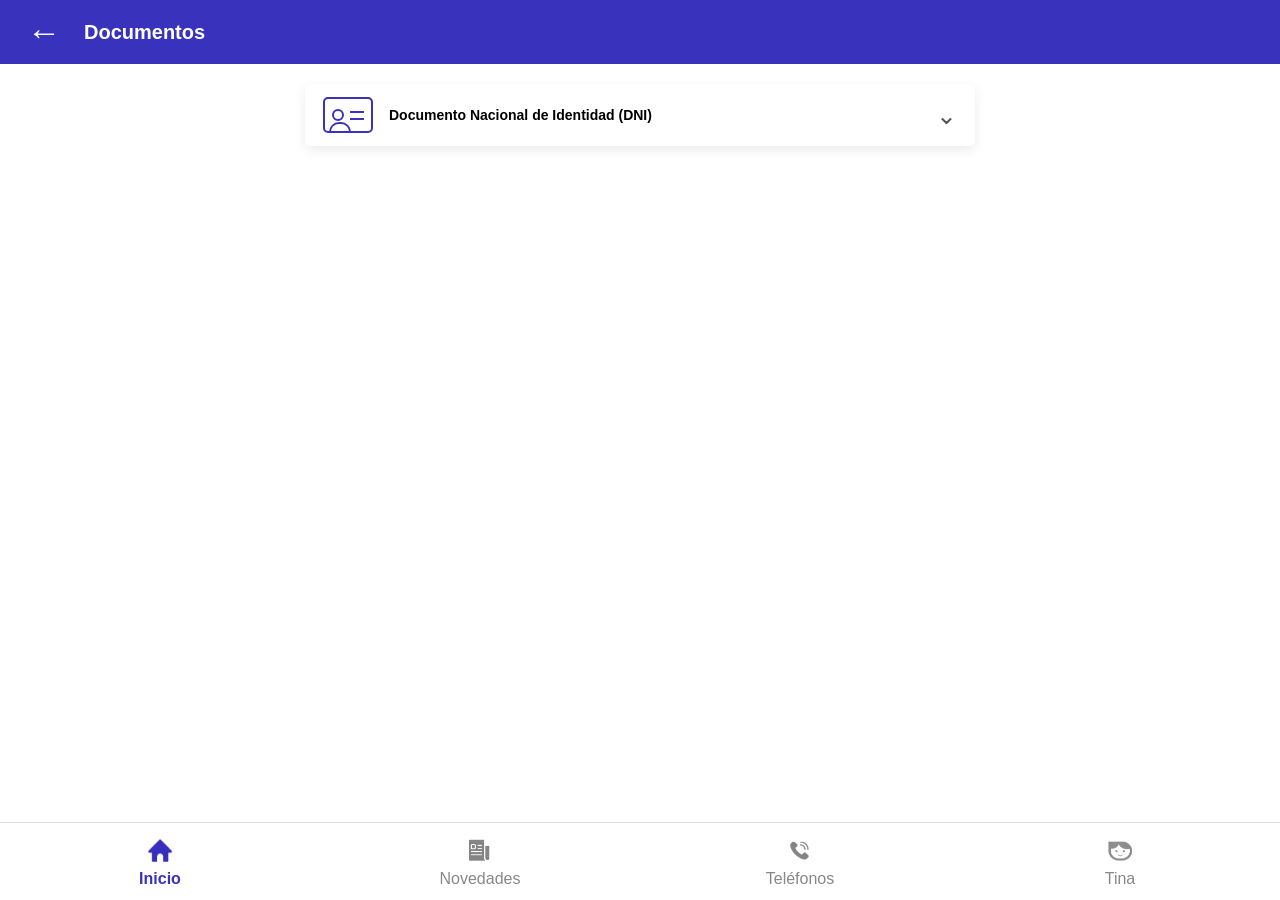
<file: index.html>
<!DOCTYPE html>
<html lang="es">
<head>
    <meta charset="UTF-8">
    <meta name="viewport" content="width=device-width, initial-scale=1.0">

    <title>Mi Argentina</title>

    <link rel="stylesheet" href="style.css">
    <link rel="icon" href="unnamed.ico">
</head>

<body>

    <div class="app">

        <!-- ENCABEZADO -->
        <header class="header">

            <button class="back-button" aria-label="Volver">
                <span>←</span>
            </button>

            <h1>Documentos</h1>

        </header>


        <main class="content">

            <!-- DOCUMENTO DNI -->
            <section class="document-card">

                <button class="document-header" id="dniButton">

                    <div class="document-title">

                        <div class="document-icon">
                            <div class="person-icon"></div>
                            <div class="lines">
                                <span></span>
                                <span></span>
                            </div>
                        </div>

                        <span>Documento Nacional de Identidad (DNI)</span>

                    </div>

                    <span class="arrow" id="dniArrow">⌄</span>

                </button>


                <!-- CONTENIDO QUE SE ABRE -->
                <div class="document-content" id="dniContent">

                    <div class="information">

                        <div class="info-column">

                            <div class="info-item">
                                <span class="label">Documento</span>
                                <span class="value">[Documento]</span>
                            </div>

                            <div class="info-item">
                                <span class="label">Nombre</span>
                                <span class="value">[Nombre]</span>
                            </div>

                        </div>


                        <div class="info-column">

                            <div class="info-item">
                                <span class="label">Fecha de vencimiento</span>
                                <span class="value">23/09/2039</span>
                            </div>

                            <div class="info-item">
                                <span class="label">Apellido</span>
                                <span class="value">[Apellido]</span>
                            </div>

                        </div>

                    </div>


                    <a class="demo-button" href="documento/digital.html">
                        Ver documento digital
                    </a>

                    

                </div>

            </section>


            <!-- LICENCIA -->
            

                <div class="document-content" id="licenseContent">

                    <div class="license-info">

                        <span class="label">Estado</span>
                        <span class="value">Documento ficticio</span>

                    </div>

                    <div class="demo-warning">
                        DEMO — Sin validez oficial
                    </div>

                </div>

            </section>

        </main>

    </div>

    <!-- BARRA INFERIOR -->
    <nav class="bottom-nav">

      <nav class="bottom-nav">

    <a href="../digital.html" class="nav-item active">
        <img src="inicio.png" alt="Inicio">
        <span>Inicio</span>
            </a>

            <a href="#" class="nav-item">
                <img src="novedades.png" alt="Novedades">
                <span>Novedades</span>
            </a>

            <a href="#" class="nav-item">
                <img src="telefonos.png" alt="Teléfonos">
                <span>Teléfonos</span>
            </a>

            <a href="#" class="nav-item">
                <img src="tina.png" alt="Tina">
                <span>Tina</span>
            </a>

</nav>

    </nav>
    <script src="script.js"></script>

</body>
</html>
</file>
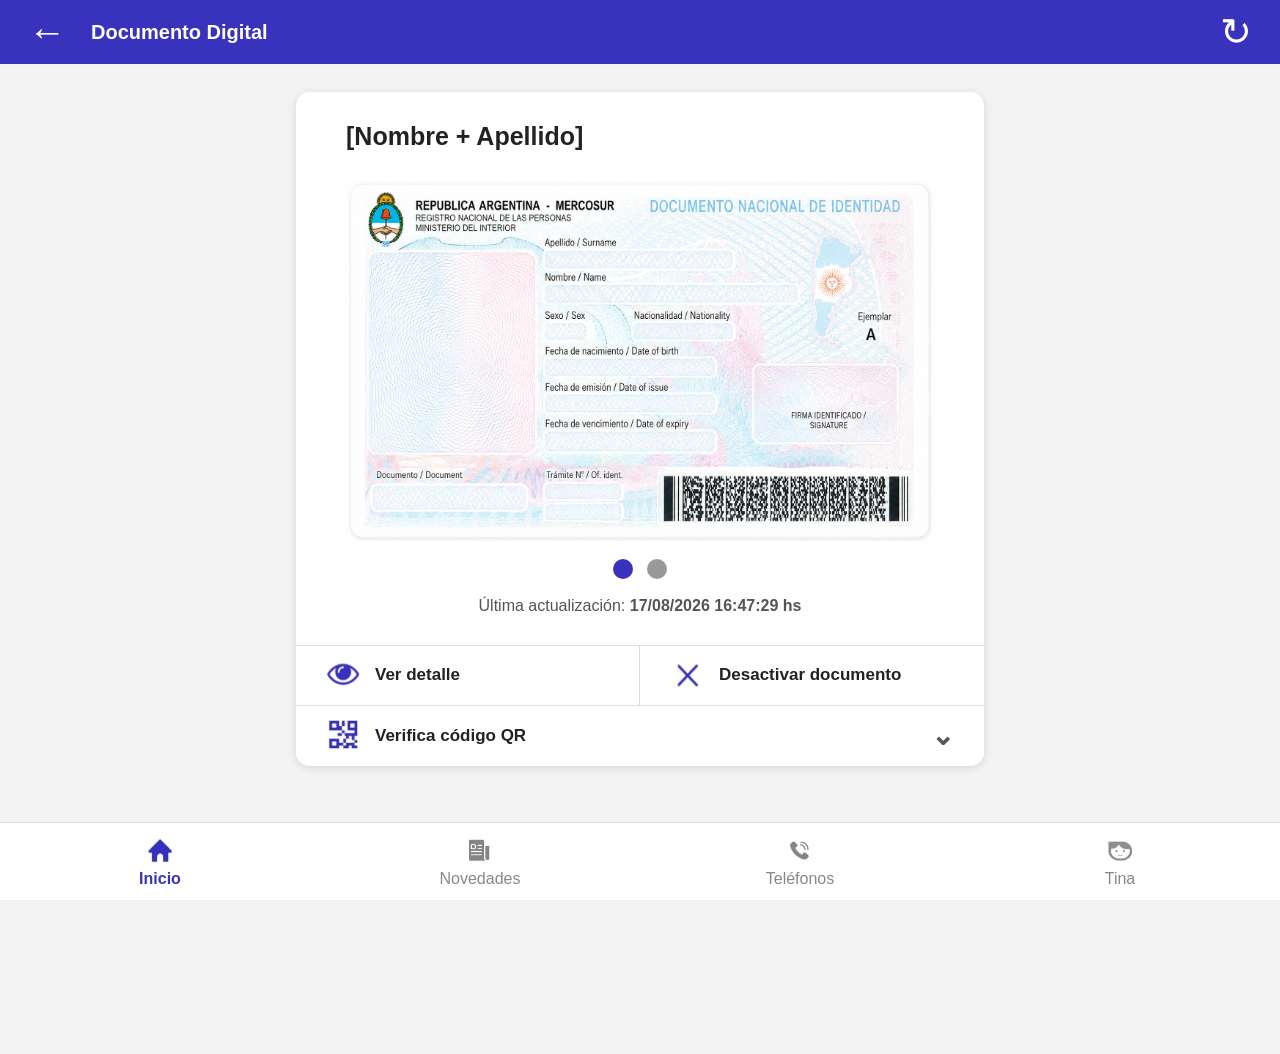
<file: documento/digital.html>
<!DOCTYPE html>
<html lang="es">
<head>
    <meta charset="UTF-8">
    <meta name="viewport" content="width=device-width, initial-scale=1.0">

    <title>Mi Argentina</title>

    <link rel="stylesheet" href="digital.css">
        <link rel="icon" href="../unnamed.ico">
</head>

<body>

    <!-- BARRA SUPERIOR -->
    <header class="top-bar">

        <a href="../index.html" class="back-button">
            ←
        </a>

        <h1>Documento Digital</h1>

        <span class="refresh">↻</span>

    </header>


    <!-- CONTENIDO -->
    <main class="container">

        <section class="document-card">

            <!-- NOMBRE -->
            <h2>[Nombre + Apellido]</h2>


            <!-- DOCUMENTO -->
           <div class="document-container">

    <div class="document-flip" id="documentFlip">

        <div class="document-face document-front">
            <img
                src="documento1.png"
                alt="Documento de demostración"
            >
        </div>

        <div class="document-face document-back">
            <img
                src="documento2.png"
                alt="Documento de demostración - reverso"
            >
        </div>

    </div>

</div>


            <!-- ACTUALIZACIÓN -->
           <div class="update">

    <div class="status-dots">

        <span class="dot dot-blue"></span>

        <span class="dot dot-gray"></span>

    </div>

    <div class="update-text">
        Última actualización:
        <strong>17/08/2026 16:47:29 hs</strong>
    </div>

</div>

            <!-- BOTONES -->
            <div class="buttons">


                <!-- BOTÓN 1 -->
                <a href="../detalle/detalle.html" class="option-button">

    <span class="button-icon eye">
        <img src="ojo.png" alt="">
    </span>

    <span>Ver detalle</span>

</a>


                <!-- BOTÓN 2 -->
               <button type="button" class="option-button">

    <span class="button-icon close">
        <img src="cruz.png" alt="Desactivar documento">
    </span>

    <span>Desactivar documento</span>

</button>


                <!-- BOTÓN 3 -->
             <button
    type="button"
    class="option-button full"
    id="qrButton"
>
    <span class="button-icon qr">
        <img src="qr-icon.png" alt="Verificación QR">
    </span>

    <span>Verifica código QR</span>

    <span class="arrow">⌄</span>
</button>


<!-- CONTENIDO DESPLEGABLE -->
<div class="qr-content" id="qrContent">

    <div class="qr-image-container">

        <img
            src="qr.png"
            class="qr-image"
            alt="Código QR"
        >

    </div>

</div>


            <!-- DETALLE OCULTO -->
            <div
                class="details"
                id="details"
            >

                <div class="detail-row">
                    <span>Estado</span>
                    <strong>Activo</strong>
                </div>

                <div class="detail-row">
                    <span>Tipo</span>
                    <strong>Documento de demostración</strong>
                </div>

                <div class="detail-row">
                    <span>Identificador</span>
                    <strong>DEMO-000000</strong>
                </div>

            </div>


            <!-- QR / IMAGEN DE DEMOSTRACIÓN -->
            <div
                class="qr-content"
                id="qrContent"
            >

                <div class="qr-placeholder">

                    <span>
                        Espacio para imagen de demostración
                    </span>

                </div>

            </div>

        </section>

    </main>


       <!-- BARRA INFERIOR -->
    <nav class="bottom-nav">

      <nav class="bottom-nav">

    <a href="digital.html" class="nav-item active">
        <img src="../inicio.png" alt="Inicio">
        <span>Inicio</span>
            </a>

            <a href="#" class="nav-item">
                <img src="../novedades.png" alt="Novedades">
                <span>Novedades</span>
            </a>

            <a href="#" class="nav-item">
                <img src="../telefonos.png" alt="Teléfonos">
                <span>Teléfonos</span>
            </a>

            <a href="#" class="nav-item">
                <img src="../tina.png" alt="Tina">
                <span>Tina</span>
            </a>

</nav>

    <script src="digital.js"></script>


 


</body>
</html>
</file>
<file: style.css>
* {
    box-sizing: border-box;
    margin: 0;
    padding: 0;
}

body {
    font-family: Arial, Helvetica, sans-serif;
    background: #ffffff;
    color: #171717;
}


/* CONTENEDOR PRINCIPAL */

.app {
    width: 100%;
    min-height: 100vh;
}


/* HEADER */

.header {
    height: 64px;
    background: #3932bd;
    color: white;

    display: flex;
    align-items: center;

    padding: 0 24px;
}

.header h1 {
    font-size: 20px;
    font-weight: 700;
}


/* BOTÓN VOLVER */

.back-button {
    width: 40px;
    height: 40px;

    margin-right: 20px;

    border: none;
    background: transparent;

    color: white;

    cursor: pointer;

    display: flex;
    align-items: center;
    justify-content: center;
}

.back-button span {
    font-size: 34px;
    line-height: 1;
    font-weight: 300;
}


/* CONTENIDO */

.content {
    width: min(690px, 100%);
    margin: 20px auto;

    padding: 0 10px;
}


/* TARJETAS */

.document-card {
    background: white;

    border-radius: 6px;

    margin-bottom: 20px;

    box-shadow:
        0 4px 12px rgba(0, 0, 0, 0.08);

    overflow: hidden;
}


/* CABECERA DE CADA DOCUMENTO */

.document-header {
    width: 100%;
    min-height: 62px;

    border: none;
    background: white;

    padding: 12px 18px;

    display: flex;
    align-items: center;
    justify-content: space-between;

    cursor: pointer;

    text-align: left;
}

.document-header:hover {
    background: #fafafa;
}


/* TITULO */

.document-title {
    display: flex;
    align-items: center;

    gap: 16px;

    font-size: 14px;
    font-weight: 700;
}


/* FLECHA */

.arrow {
    color: #555;
    font-size: 25px;

    transition: transform 0.3s ease;
}

.document-header.active .arrow {
    transform: rotate(180deg);
}


/* ICONO DNI */

.document-icon {
    width: 50px;
    height: 36px;

    border: 2px solid #3932bd;
    border-radius: 5px;

    position: relative;

    display: flex;
    align-items: center;
}


.person-icon {
    width: 12px;
    height: 12px;

    border: 2px solid #3932bd;
    border-radius: 50%;

    margin-left: 7px;

    position: relative;
}

.person-icon::after {
    content: "";

    position: absolute;

    width: 18px;
    height: 9px;

    border: 2px solid #3932bd;
    border-radius: 10px 10px 0 0;

    border-bottom: 0;

    left: -5px;
    top: 11px;
}


.lines {
    margin-left: 6px;

    display: flex;
    flex-direction: column;

    gap: 5px;
}

.lines span {
    width: 14px;
    height: 2px;

    background: #3932bd;
}


/* ICONO LICENCIA */

.license-icon {
    width: 50px;
    height: 36px;

    border: 2px solid #3932bd;
    border-radius: 5px;

    display: flex;
    align-items: center;
    justify-content: center;

    font-size: 18px;
}


/* CONTENIDO DESPLEGABLE */

.document-content {
    max-height: 0;
    overflow: hidden;

    opacity: 0;

    border-top: 0 solid #ddd;

    transition:
        max-height 0.35s ease,
        opacity 0.25s ease,
        padding 0.35s ease,
        border-top 0.35s ease;

    padding: 0 16px;
}


/* ESTADO ABIERTO */

.document-content.open {
    max-height: 400px;

    opacity: 1;

    padding: 30px 16px 16px;

    border-top: 1px solid #d5d5d5;
}


/* INFORMACIÓN */

.information {
    display: grid;
    grid-template-columns: 1fr 1fr;

    gap: 30px;

    margin-bottom: 24px;
}

.info-column {
    display: flex;
    flex-direction: column;

    gap: 26px;
}

.info-item {
    display: flex;
    flex-direction: column;

    gap: 4px;
}

.label {
    color: #777;

    font-size: 13px;
}

.value {
    color: #171717;

    font-size: 15px;
    font-weight: 700;
}


/* BOTÓN */

.demo-button {
    width: 100%;
    height: 48px;

    display: flex;
    align-items: center;
    justify-content: center;

    background: #3932bd;
    color: #ffffff;

    border: none;
    border-radius: 25px;

    font-family: Arial, Helvetica, sans-serif;
    font-size: 15px;
    font-weight: 700;

    text-decoration: none;

    cursor: pointer;

    transition:
        background 0.2s ease,
        transform 0.1s ease;
}

.demo-button:hover {
    background: #3029a7;
}

.demo-button:active {
    transform: scale(0.98);
}
.demo-button:hover {
    background: #3029a8;
}


/* AVISO DEMO */

.demo-warning {
    text-align: center;

    margin-top: 12px;

    font-size: 11px;

    color: #777;
}


/* LICENCIA */

.license-info {
    display: flex;
    flex-direction: column;

    gap: 5px;

    margin-bottom: 20px;
}


/* RESPONSIVE */

@media (max-width: 600px) {

    .header {
        height: 60px;
        padding: 0 16px;
    }

    .header h1 {
        font-size: 18px;
    }

    .content {
        margin-top: 15px;
        padding: 0 8px;
    }

    .document-title {
        font-size: 13px;
        gap: 12px;
    }

    .document-icon,
    .license-icon {
        width: 44px;
        height: 32px;
    }

    .information {
        grid-template-columns: 1fr 1fr;
        gap: 15px;
    }
}

/* =========================
   BARRA INFERIOR
========================= */

.bottom-nav {
    position: fixed;

    left: 0;
    bottom: 0;

    width: 100%;
    height: 78px;

    background: white;

    border-top: 1px solid #ddd;

    display: grid;
    grid-template-columns: repeat(4, 1fr);

    z-index: 200;
}

.nav-item {
    min-width: 0;

    display: flex;
    flex-direction: column;

    justify-content: center;
    align-items: center;

    gap: 4px;

    text-decoration: none;

    color: #888;

    font-size: 16px;
}

.nav-item img {
    width: 30px;
    height: 30px;

    object-fit: contain;

    display: block;
}

.nav-item span {
    line-height: 1;
}

.nav-item.active {
    color: #3932bd;
    font-weight: 600;
}
</file>
<file: documento/digital.css>
* {
    box-sizing: border-box;
    margin: 0;
    padding: 0;
}

html,
body {
    width: 100%;
    min-height: 100%;
}

body {
    font-family: Arial, Helvetica, sans-serif;

    background: #f3f3f3;

    color: #222;

    overflow-x: hidden;
}


/* =========================
   BARRA SUPERIOR
========================= */

.top-bar {
    width: 100%;
    height: 64px;

    background: #3932bd;

    color: white;

    display: flex;
    align-items: center;

    padding: 0 28px;

    gap: 25px;
}

.top-bar h1 {
    font-size: 20px;
    font-weight: 700;
}

.back-button {
    color: white;
    text-decoration: none;

    font-size: 38px;
    line-height: 1;

    font-weight: 300;
}

.refresh {
    margin-left: auto;

    font-size: 38px;
}


/* =========================
   CONTENEDOR
========================= */

.container {
    width: 100%;

    max-width: 720px;

    margin: 28px auto;

    padding: 0 16px;
}


/* =========================
   TARJETA
========================= */

.document-card {
    width: 100%;

    background: white;

    border-radius: 14px;

    box-shadow:
        0 2px 10px rgba(0, 0, 0, 0.12);

    overflow: hidden;

    padding-top: 30px;

    margin-bottom: 200px;
}


/* =========================
   TITULO
========================= */

.document-card h2 {
    font-size: 25px;

    margin: 0 50px 30px;

    font-weight: 700;
}


/* =========================
   DOCUMENTO
========================= */

.document-container {
    width: calc(100% - 100px);

    margin: 0 auto;

    display: flex;

    justify-content: center;

    align-items: center;
}

.document-image {
    display: block;

    width: 100%;

    max-width: 100%;

    height: auto;

    object-fit: contain;
}





/* =========================
   BOLITAS
========================= */

.status-dots {
    display: flex;

    justify-content: center;

    align-items: center;

    gap: 14px;

    margin-bottom: 18px;

    margin-top: 18px;
}

.dot {
    width: 20px;

    height: 20px;

    border-radius: 50%;

    display: block;

    transition:
        background-color 0.4s ease,
        transform 0.4s ease;
}


/* ESTADO NORMAL */

.dot-blue {
    background: #3932bd;
}

.dot-gray {
    background: #999;
}


/* ESTADO INVERTIDO */

.status-dots.inverted .dot-blue {
    background: #999;
}

.status-dots.inverted .dot-gray {
    background: #3932bd;
}
/* =========================
   ACTUALIZACION
========================= */



.update-text {
    color: #555;
    font-size: 16px;
    margin-bottom: 30px;
    text-align: center;
}

/* =========================
   BOTONES
========================= */

.buttons {
    width: 100%;

    display: grid;

    grid-template-columns: 1fr 1fr;

    border-top: 1px solid #ddd;
}


/* LOS 3 BOTONES */

.option-button {
    min-height: 60px;

    background: white;

    border: none;

    border-bottom: 1px solid #ddd;

    display: flex;

    align-items: center;

    gap: 14px;

    padding: 0 30px;

    font-family: inherit;

    font-size: 17px;

    font-weight: 600;

    color: #222;

    cursor: pointer;

    text-align: left;

    text-decoration: none;
    color: #222;
}


/* BOTON 1 */

.option-button:nth-child(1) {
    border-right: 1px solid #ddd;
}


/* BOTON 2 */

.option-button:nth-child(2) {
    border-right: none;
}


/* BOTON 3 OCUPA TODA LA FILA */

.option-button.full {
    grid-column: 1 / -1;

    border-right: none;

    border-bottom: none;

    width: 100%;
}


/* =========================
   ICONOS
========================= */

.button-icon {
    width: 30px;

    min-width: 30px;

    height: 30px;

    display: flex;

    align-items: center;

    justify-content: center;

    color: #3932bd;

    font-size: 29px;

    font-weight: 400;
}

.eye {
    width: 35px;
    min-width: 35px;
    height: 35px;

    display: flex;
    align-items: center;
    justify-content: center;
}

.eye img {
   
    height: 35px;

    display: block;

    object-fit: contain;
}

.close {
    width: 35px;
    min-width: 35px;
    height: 35px;

    display: flex;
    align-items: center;
    justify-content: center;
}

.close img {
    width: 35px;
  

    display: block;

    object-fit: contain;
}

.qr {
    width: 35px;
    min-width: 35px;
    height: 35px;

    display: flex;
    align-items: center;
    justify-content: center;
}

.qr img {
    width: 35px;
    height: 35px;

    display: block;

    object-fit: contain;
}


/* =========================
   FLECHA
========================= */

.arrow {
    margin-left: auto;

    font-size: 28px;

    color: #555;

    transition: transform 0.3s ease;
}

.option-button.active .arrow {
    transform: rotate(180deg);
}


/* =========================
   DETALLES
========================= */

.details {
    display: none;

    padding: 20px 30px;

    border-bottom: 1px solid #ddd;
}

.details.open {
    display: block;
}

.detail-row {
    display: flex;

    justify-content: space-between;

    padding: 10px 0;

    font-size: 14px;
}

.detail-row span {
    color: #777;
}

.detail-row strong {
    font-weight: 600;
}


/* =========================
   QR / CONTENIDO
========================= */

.qr-content {
    display: none;
    padding: 30px 20px;
    border-bottom: 1px solid #ddd;
}

.qr-content.open {
    display: block;
}


.qr-placeholder {
    width: 100%;

    max-width: 320px;

    min-height: 250px;

    margin: 0 auto;

    border: 2px dashed #ddd;

    display: flex;

    align-items: center;

    justify-content: center;

    text-align: center;

    color: #999;

    font-size: 14px;
}


/* =========================
   RESPONSIVE
========================= */

@media (max-width: 600px) {

    .top-bar {
        height: 64px;

        padding: 0 20px;

        gap: 18px;
    }

    .top-bar h1 {
        font-size: 19px;
    }

    .back-button {
        font-size: 34px;
    }

    .refresh {
        font-size: 34px;
    }


    .container {
        margin: 16px auto;

        padding: 0 12px;
    }


    .document-card {
        border-radius: 12px;

        padding-top: 25px;
    }


    .document-card h2 {
        font-size: 21px;

        margin: 0 24px 25px;
    }


    .document-container {
        width: calc(100% - 36px);
    }


    .update {
        font-size: 12px;

        padding: 22px 10px;
    }


    .option-button {
        min-height: 70px;

        padding: 0 20px;

        gap: 10px;

        font-size: 15px;
    }


    .button-icon {
        width: 27px;

        min-width: 27px;

        font-size: 25px;
    }

}

/* =========================
   VERIFICACIÓN QR
========================= */

/* =========================
   QR DESPLEGABLE
========================= */

/* =========================
   CONTENIDO QR
========================= */

.qr-content {
    grid-column: 1 / -1;

    width: 100%;

    height: 0;
    max-height: 0;

    overflow: hidden;

    opacity: 0;

    padding: 0;

    margin: 0;

    border: none;

    transition:
        height 0.4s ease,
        opacity 0.3s ease,
        padding 0.4s ease;
}


/* QR ABIERTO */

.qr-content.open {
    height: 360px;
    max-height: 360px;

    opacity: 1;

    padding: 25px 20px;

    border-top: 1px solid #ddd;
}


/* =========================
   CONTENEDOR DEL QR
========================= */

.qr-image-container {
    width: 100%;

    height: 100%;

    display: flex;

    align-items: center;

    justify-content: center;
}


/* =========================
   IMAGEN QR
========================= */

.qr-image {
    display: block;

    width: 280px;
    height: 280px;

    max-width: 100%;

    object-fit: contain;

    margin: 0 auto;
}
/* =========================
   DOCUMENTO GIRATORIO
========================= */

.document-container {
    width: calc(100% - 100px);

    margin: 0 auto;

    perspective: 1200px;
}


/* CONTENEDOR QUE GIRA */

.document-flip {
    width: 100%;

    position: relative;

    transform-style: preserve-3d;

    transition: transform 0.7s ease;

    cursor: pointer;
}


/* CUANDO GIRA */

.document-flip.flipped {
    transform: rotateY(180deg);
}


/* CARAS */

.document-face {
    width: 100%;

    backface-visibility: hidden;

    -webkit-backface-visibility: hidden;
}


/* IMÁGENES */

.document-face img {
    display: block;

    width: 100%;

    height: auto;

    object-fit: contain;
}


/* PARTE TRASERA */

.document-back {
    position: absolute;

    top: 0;
    left: 0;

    transform: rotateY(180deg);
}





/* =========================
   BARRA INFERIOR
========================= */

.bottom-nav {
    position: fixed;

    left: 0;
    bottom: 0;

    width: 100%;
    height: 78px;

    background: white;

    border-top: 1px solid #ddd;

    display: grid;
    grid-template-columns: repeat(4, 1fr);

    z-index: 200;
}

.nav-item {
    min-width: 0;

    display: flex;
    flex-direction: column;

    justify-content: center;
    align-items: center;

    gap: 4px;

    text-decoration: none;

    color: #888;

    font-size: 16px;
}

.nav-item img {
    width: 30px;
    height: 30px;

    object-fit: contain;

    display: block;
}

.nav-item span {
    line-height: 1;
}

.nav-item.active {
    color: #3932bd;
    font-weight: 600;
}
/* =========================
   ESPACIO PARA LA BARRA
========================= */

body {
    padding-bottom: 88px;
}


/* =========================
   RESPONSIVE
========================= */

@media (max-width: 600px) {

    .bottom-nav {
        height: 88px;
    }

    .bottom-item {
        font-size: 15px;
    }

    .bottom-icon {
        font-size: 29px;
    }

    body {
        padding-bottom: 88px;
    }

}
</file>
